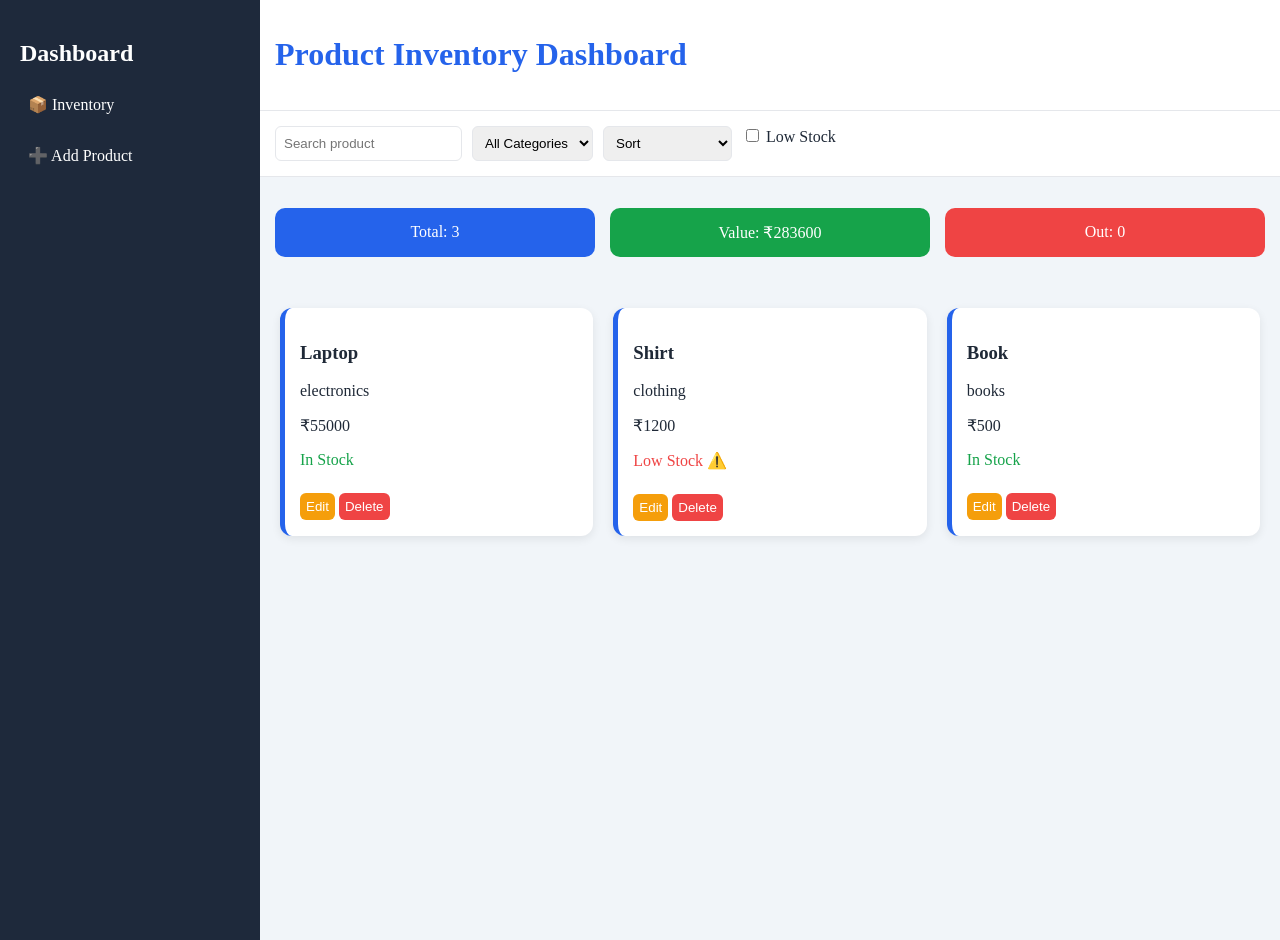
<file: mini_app/product_inventory_dashboard/index.html>
<!DOCTYPE html>
<html lang="en">
<head>
    <meta charset="UTF-8">
    <meta name="viewport" content="width=device-width, initial-scale=1.0">
    <title>Product Inventory Dashboard</title>
    <link rel="stylesheet" href="style.css">
</head>

<body>

<!-- Sidebar -->
<div class="sidebar">
    <h2>Dashboard</h2>
    <p>📦 Inventory</p>
    <p onclick="openForm()">➕ Add Product</p>
</div>

<!-- Main -->
<div class="main">

    <!-- Topbar -->
    <div class="topbar">
        <h1>Product Inventory Dashboard</h1>
    </div>

    <!-- Controls -->
    <div id="controls">
        <input type="text" id="search" placeholder="Search product">

        <select id="categoryFilter">
            <option value="all">All Categories</option>
        </select>

        <select id="sort">
            <option value="">Sort</option>
            <option value="low">Price Low-High</option>
            <option value="high">Price High-Low</option>
            <option value="az">A-Z</option>
            <option value="za">Z-A</option>
        </select>

        <label>
            <input type="checkbox" id="lowStock"> Low Stock
        </label>
    </div>

    <!-- Analytics -->
    <div id="analytics"></div>

    <!-- Products -->
    <div id="products"></div>

</div>

<!-- Modal Form -->
<div id="formModal" class="modal">
    <div class="modal-content">
        <h2>Add Product</h2>

        <form id="addForm">
            <input type="text" id="name" placeholder="Product Name" required>
            <input type="number" id="price" placeholder="Price" required>
            <input type="number" id="stock" placeholder="Stock" required>
            <input type="text" id="category" placeholder="Category" required>

            <button type="submit">Add Product</button>
            <button type="button" onclick="closeForm()">Cancel</button>
        </form>
    </div>
</div>

<script src="script.js"></script>
</body>
</html>
</file>
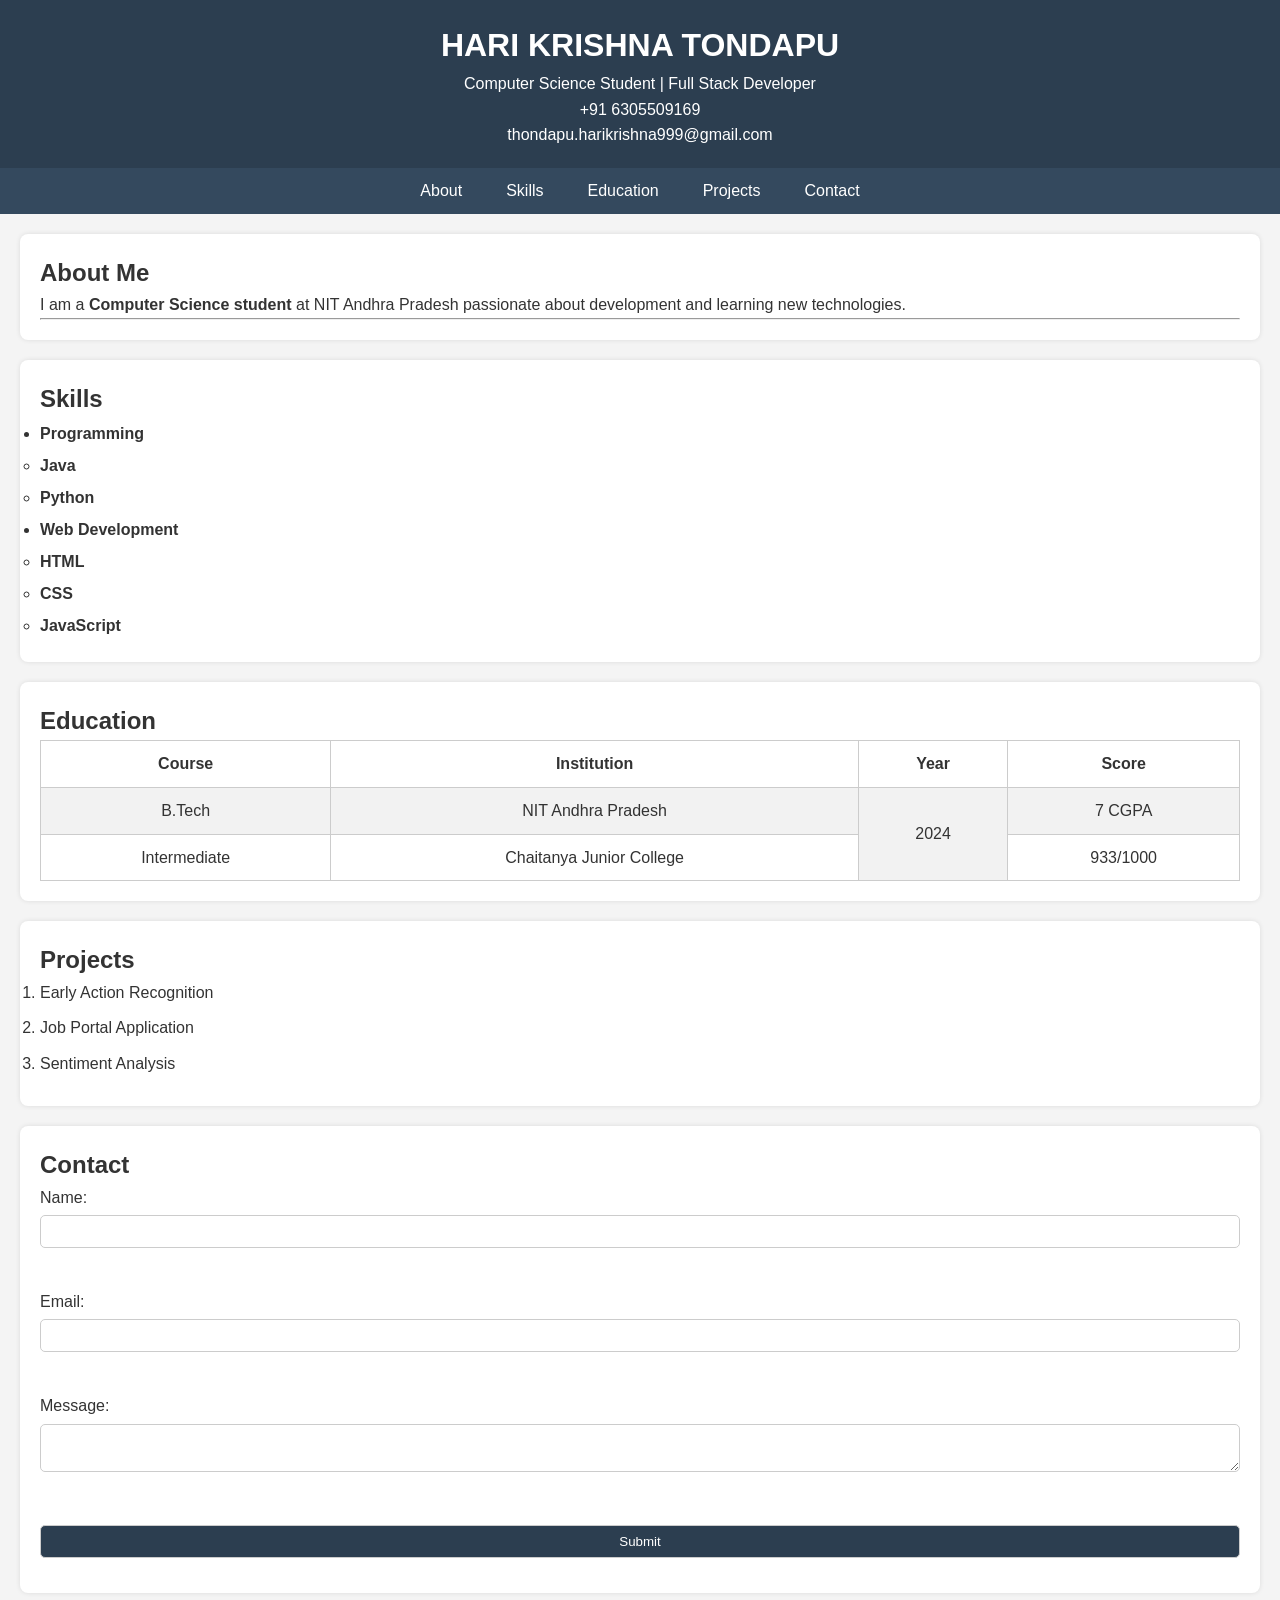
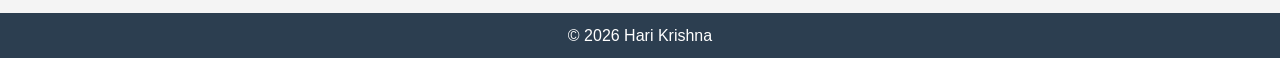
<file: html/harikrishna_portfolio.html>
<!DOCTYPE html>
<html lang="en">
<head>
    <meta charset="UTF-8">
    <title>Hari Krishna Portfolio</title>
    <link rel="stylesheet" href="../css/harikrishna_styles.css">
</head>
<body>
 <header>
    <h1>HARI KRISHNA TONDAPU</h1>
    <p>Computer Science Student | Full Stack Developer</p>

    <p>
        +91 6305509169 <br>
        thondapu.harikrishna999@gmail.com
    </p>
 </header>
 <nav>
    <ul>
        <li><a href="#about">About</a></li>
        <li><a href="#skills">Skills</a></li>
        <li><a href="#education">Education</a></li>
        <li><a href="#projects">Projects</a></li>
        <li><a href="#contact">Contact</a></li>
    </ul>
 </nav>
    <section id="about">
    <h2>About Me</h2>
    <p>
        I am a <strong>Computer Science student</strong> at NIT Andhra Pradesh
        passionate about development and learning new technologies.
    </p>
    <hr>
   </section>
   <section id="skills">
    <h2>Skills</h2>
    <ul>
        <li>Programming
            <ul>
                <li>Java</li>
                <li>Python</li>
            </ul>
        </li>
        <li>Web Development
            <ul>
                <li>HTML</li>
                <li>CSS</li>
                <li>JavaScript</li>
            </ul>
        </li>
    </ul>
</section>
<section id="education">
    <h2>Education</h2>
    <table border="1">
        <tr>
            <th>Course</th>
            <th>Institution</th>
            <th>Year</th>
            <th>Score</th>
        </tr>
        <tr>
            <td>B.Tech</td>
            <td>NIT Andhra Pradesh</td>
            <td rowspan="2">2024</td>
            <td>7 CGPA</td>
        </tr>
        <tr>
            <td>Intermediate</td>
            <td>Chaitanya Junior College</td>
            <td>933/1000</td>
        </tr>
    </table>
</section>
<section id="projects">
    <h2>Projects</h2>
    <ol>
        <li>Early Action Recognition</li>
        <li>Job Portal Application</li>
        <li>Sentiment Analysis</li>
    </ol>
</section>
<section id="contact">
    <h2>Contact</h2>
    <form>
        <label>Name:</label>
        <input type="text"><br><br>

        <label>Email:</label>
        <input type="email"><br><br>

        <label>Message:</label><br>
        <textarea></textarea><br><br>

        <input type="submit">
    </form>
</section>
<footer>
    <p>© 2026 Hari Krishna</p>
</footer>

</body>
</html>
</file>
<file: mini_app/product_inventory_dashboard/style.css>
/* Color system */
:root {
    --primary: #2563eb;
    --bg: #f1f5f9;
    --card: #ffffff;
    --text: #1f2937;
    --border: #e5e7eb;
    --success: #16a34a;
    --warning: #f59e0b;
    --danger: #ef4444;
    --sidebar: #1e293b;
}

body {
    margin: 0;
    font-family: 'Segoe UI';
    display: flex;
    background: var(--bg);
    color: var(--text);
}

/* Sidebar */
.sidebar {
    width: 220px;
    background: var(--sidebar);
    color: white;
    height: 100vh;
    padding: 20px;
}

.sidebar p {
    padding: 8px;
    border-radius: 6px;
    cursor: pointer;
}

.sidebar p:hover {
    background: #334155;
}

/* Main */
.main {
    flex: 1;
}

/* Topbar */
.topbar {
    background: var(--card);
    padding: 15px;
    border-bottom: 1px solid var(--border);
}

.topbar h1 {
    color: var(--primary);
}

/* Controls */
#controls {
    display: flex;
    gap: 10px;
    padding: 15px;
    background: var(--card);
    border-bottom: 1px solid var(--border);
}

#controls input,
#controls select {
    padding: 8px;
    border-radius: 6px;
    border: 1px solid var(--border);
}

/* Analytics */
#analytics {
    display: flex;
    gap: 15px;
    padding: 15px;
}

#analytics p {
    flex: 1;
    padding: 15px;
    border-radius: 10px;
    color: white;
    text-align: center;
}

#analytics p:nth-child(1) { background: var(--primary); }
#analytics p:nth-child(2) { background: var(--success); }
#analytics p:nth-child(3) { background: var(--danger); }

/* Products */
#products {
    display: grid;
    grid-template-columns: repeat(auto-fill, minmax(250px,1fr));
    gap: 20px;
    padding: 20px;
}

/* Card */
.card {
    background: var(--card);
    padding: 15px;
    border-radius: 12px;
    border-left: 5px solid var(--primary);
    box-shadow: 0 3px 10px rgba(0,0,0,0.08);
}

.card:hover {
    transform: translateY(-5px);
}

.low-stock { color: var(--danger); }
.in-stock { color: var(--success); }

/* Buttons */
.card button {
    margin-top: 8px;
    padding: 6px;
    border: none;
    border-radius: 6px;
    cursor: pointer;
}

.card button:first-of-type {
    background: var(--warning);
    color: white;
}

.card button:last-of-type {
    background: var(--danger);
    color: white;
}

/* Modal */
.modal {
    display: none;
    position: fixed;
    width: 100%;
    height: 100%;
    background: rgba(0,0,0,0.5);
    justify-content: center;
    align-items: center;
}

.modal-content {
    background: var(--card);
    padding: 20px;
    border-radius: 10px;
    width: 300px;
}

form input, form button {
    width: 100%;
    margin-bottom: 10px;
    padding: 8px;
}

form button {
    background: var(--primary);
    color: white;
}
</file>
<file: css/harikrishna_styles.css>
/* Global Styles */
* {
    margin: 0;
    padding: 0;
    box-sizing: border-box;
}

body {
    font-family: Arial, sans-serif;
    background-color: #f4f4f4;
    color: #333;
    line-height: 1.6;
}

/* Header */
header {
    text-align: center;
    background-color: #2c3e50;
    color: white;
    padding: 20px;
}

header img {
    width: 120px;
    height: 120px;
    border-radius: 50%;
    margin-top: 10px;
}

/* Navigation */
nav ul {
    display: flex;
    justify-content: center;
    list-style: none;
    background: #34495e;
}

nav ul li {
    margin: 10px;
}

nav ul li a {
    color: white;
    text-decoration: none;
    padding: 8px 12px;
}

nav ul li a:hover {
    background: #1abc9c;
    border-radius: 5px;
}

/* Sections */
section {
    margin: 20px;
    padding: 20px;
    background: white;
    border-radius: 8px;
    box-shadow: 0 0 5px rgba(0,0,0,0.1);
}

/* Skills */
#skills ul {
    line-height: 2;
}

#skills li {
    font-weight: bold;
}

/* Table */
table {
    width: 100%;
    border-collapse: collapse;
}

th, td {
    border: 1px solid #ccc;
    padding: 10px;
    text-align: center;
}

tr:nth-child(even) {
    background-color: #f2f2f2;
}

/* Projects */
#projects li {
    margin-bottom: 10px;
}

#projects a {
    color: #3498db;
    text-decoration: none;
}

#projects a:hover {
    color: #e74c3c;
}

/* Form */
form input, form textarea, form select {
    width: 100%;
    padding: 8px;
    margin: 5px 0 15px;
    border-radius: 5px;
    border: 1px solid #ccc;
}

form input[type="submit"] {
    background: #2c3e50;
    color: white;
    cursor: pointer;
}

/* Footer */
footer {
    text-align: center;
    background: #2c3e50;
    color: white;
    padding: 10px;
    margin-top: 20px;
}

/* Responsive */
@media (max-width: 768px) {
    nav ul {
        flex-direction: column;
    }

    section {
        margin: 10px;
    }
}
</file>
